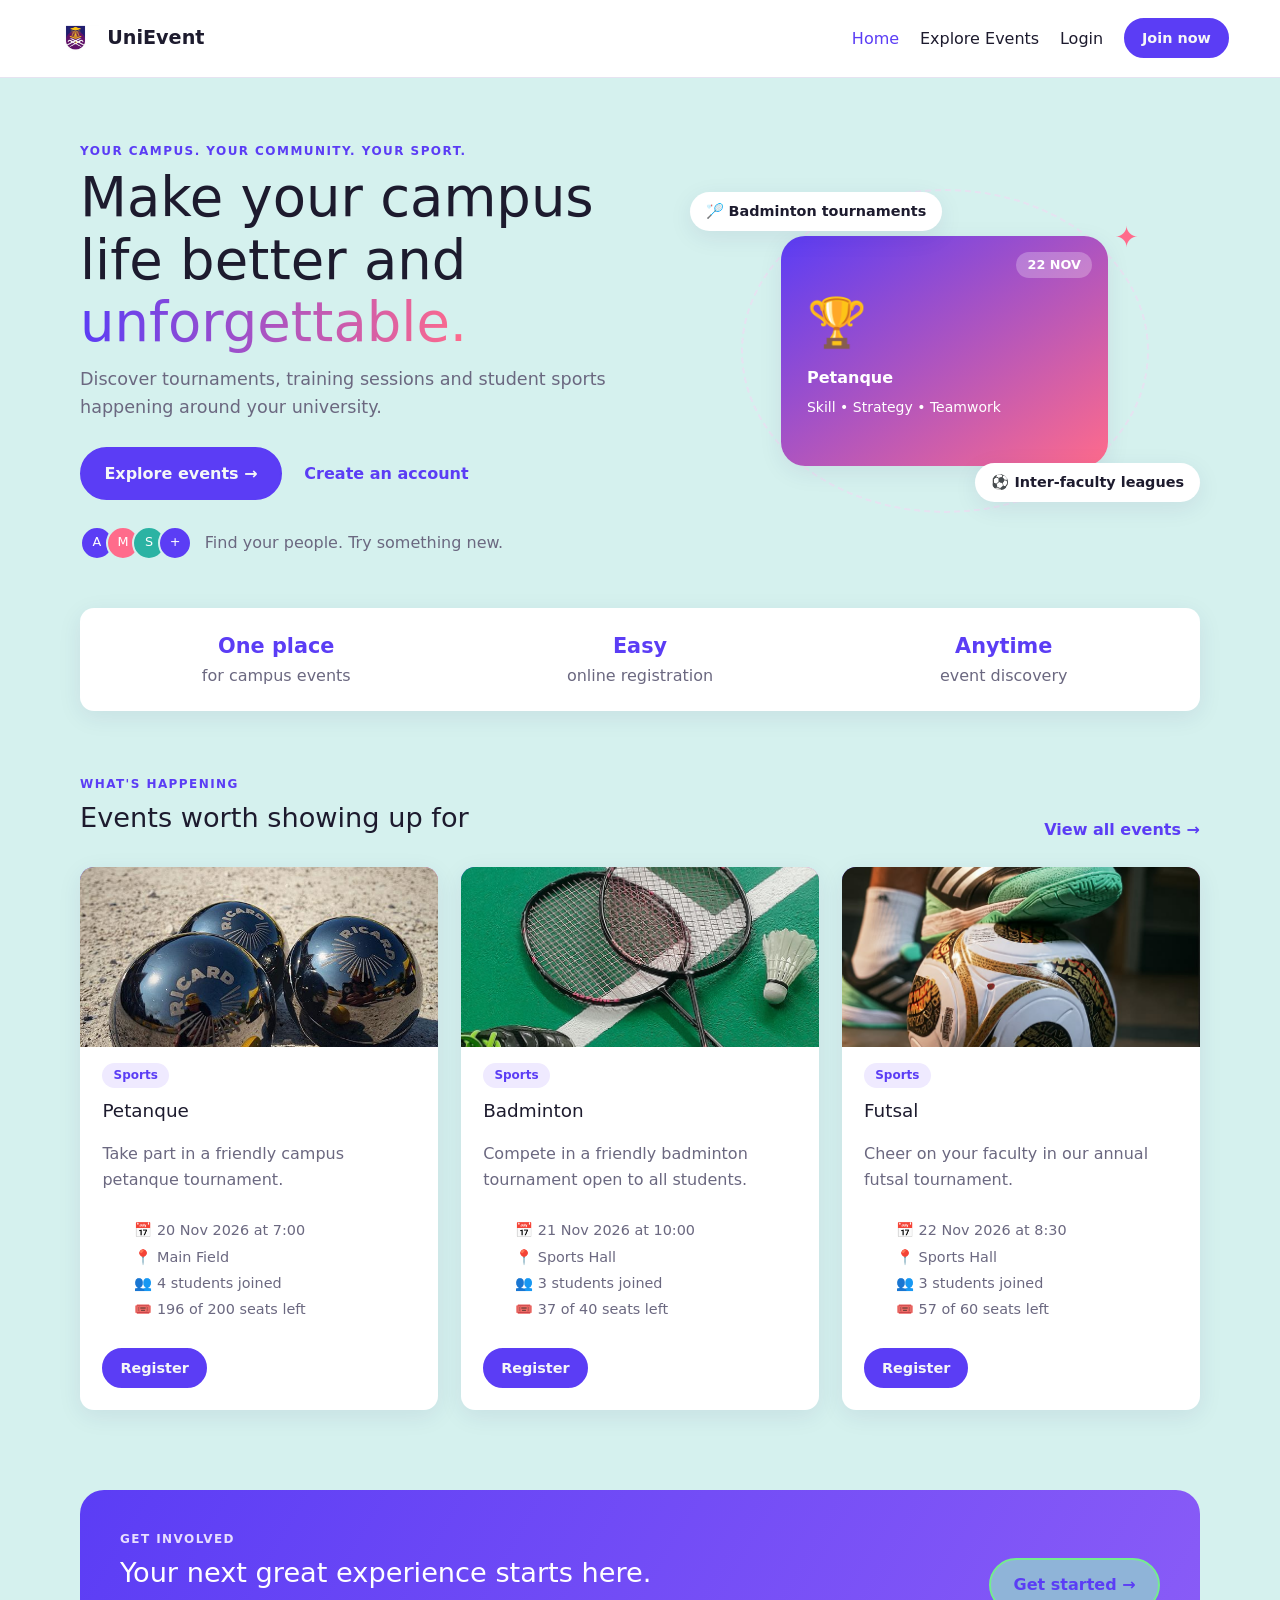
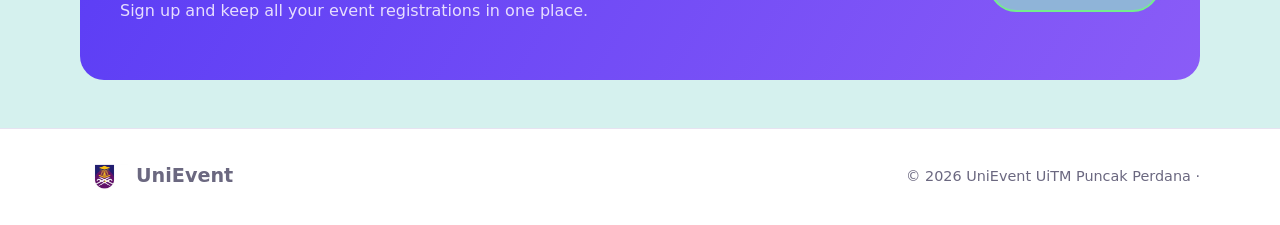
<file: index.html>
<!DOCTYPE html>
<html lang="en">
<head>
  <meta charset="UTF-8"><meta name="viewport" content="width=device-width, initial-scale=1.0">
  <meta name="description" content="Discover, explore and register for university campus sports events with UniEvent.">
  <title>UniEvent | Campus Sports Events</title><link href="https://cdn.jsdelivr.net/npm/bootstrap@5.3.3/dist/css/bootstrap.min.css" rel="stylesheet"><link rel="stylesheet" href="css/style.css">
  <script defer src="js/app.js"></script>
</head>
<body>
<header class="topbar"><a class="brand" href="index.html"><img class="brand-logo" src="images/logo.jpg.png" alt="UniEvent logo"> UniEvent</a>
  <nav><a class="active" href="index.html">Home</a><a href="events.html">Explore Events</a><a href="login.html">Login</a><a class="btn btn-small" href="register.html">Join now</a></nav>
</header>
<main>
  <section class="hero wrap">
    <div class="hero-copy"><span class="eyebrow">YOUR CAMPUS. YOUR COMMUNITY. YOUR SPORT.</span>
      <h1>Make your campus life better and  <span class="gradient-text">unforgettable.</span></h1>
      <p>Discover tournaments, training sessions and student sports happening around your university.</p>
      <div class="hero-actions"><a class="btn" href="events.html">Explore events <span>→</span></a><a class="text-link" href="register.html">Create an account</a></div>
      <div class="hero-proof"><div class="avatar-stack"><i>A</i><i>M</i><i>S</i><i>+</i></div><span>Find your people. Try something new.</span></div>
    </div>
    <div class="hero-art"><div class="art-orbit orbit-one"></div><div class="art-orbit orbit-two"></div><div class="art-card art-card-main"><span class="art-emoji">🏆</span><b>Petanque</b><small>Skill • Strategy • Teamwork</small><span class="art-date">22 NOV</span></div><div class="floating-tag tag-one">🏸 Badminton tournaments</div><div class="floating-tag tag-two">⚽ Inter-faculty leagues</div><div class="art-spark">✦</div></div>
  </section>
  <section class="stats-strip wrap"><div><b>One place</b><span>for campus events</span></div><div><b>Easy</b><span>online registration</span></div><div><b>Anytime</b><span>event discovery</span></div></section>
  <section class="section wrap"><div class="section-heading"><div><span class="eyebrow">WHAT'S HAPPENING</span><h2>Events worth showing up for</h2></div><a class="text-link" href="events.html">View all events →</a></div><div id="featured-events" class="event-grid"></div></section>
  <section class="cta wrap"><div><span class="eyebrow">GET INVOLVED</span><h2>Your next great experience starts here.</h2><p>Sign up and keep all your event registrations in one place.</p></div><a class="btn btn-light" href="register.html">Get started →</a></section>
</main>
<footer class="footer"><div class="wrap footer-inner"><a class="brand" href="index.html"><img class="brand-logo" src="images/logo.jpg.png" alt="UniEvent logo"> UniEvent</a><span>© 2026 UniEvent UiTM Puncak Perdana · </span></div></footer>
</body></html>
</file>
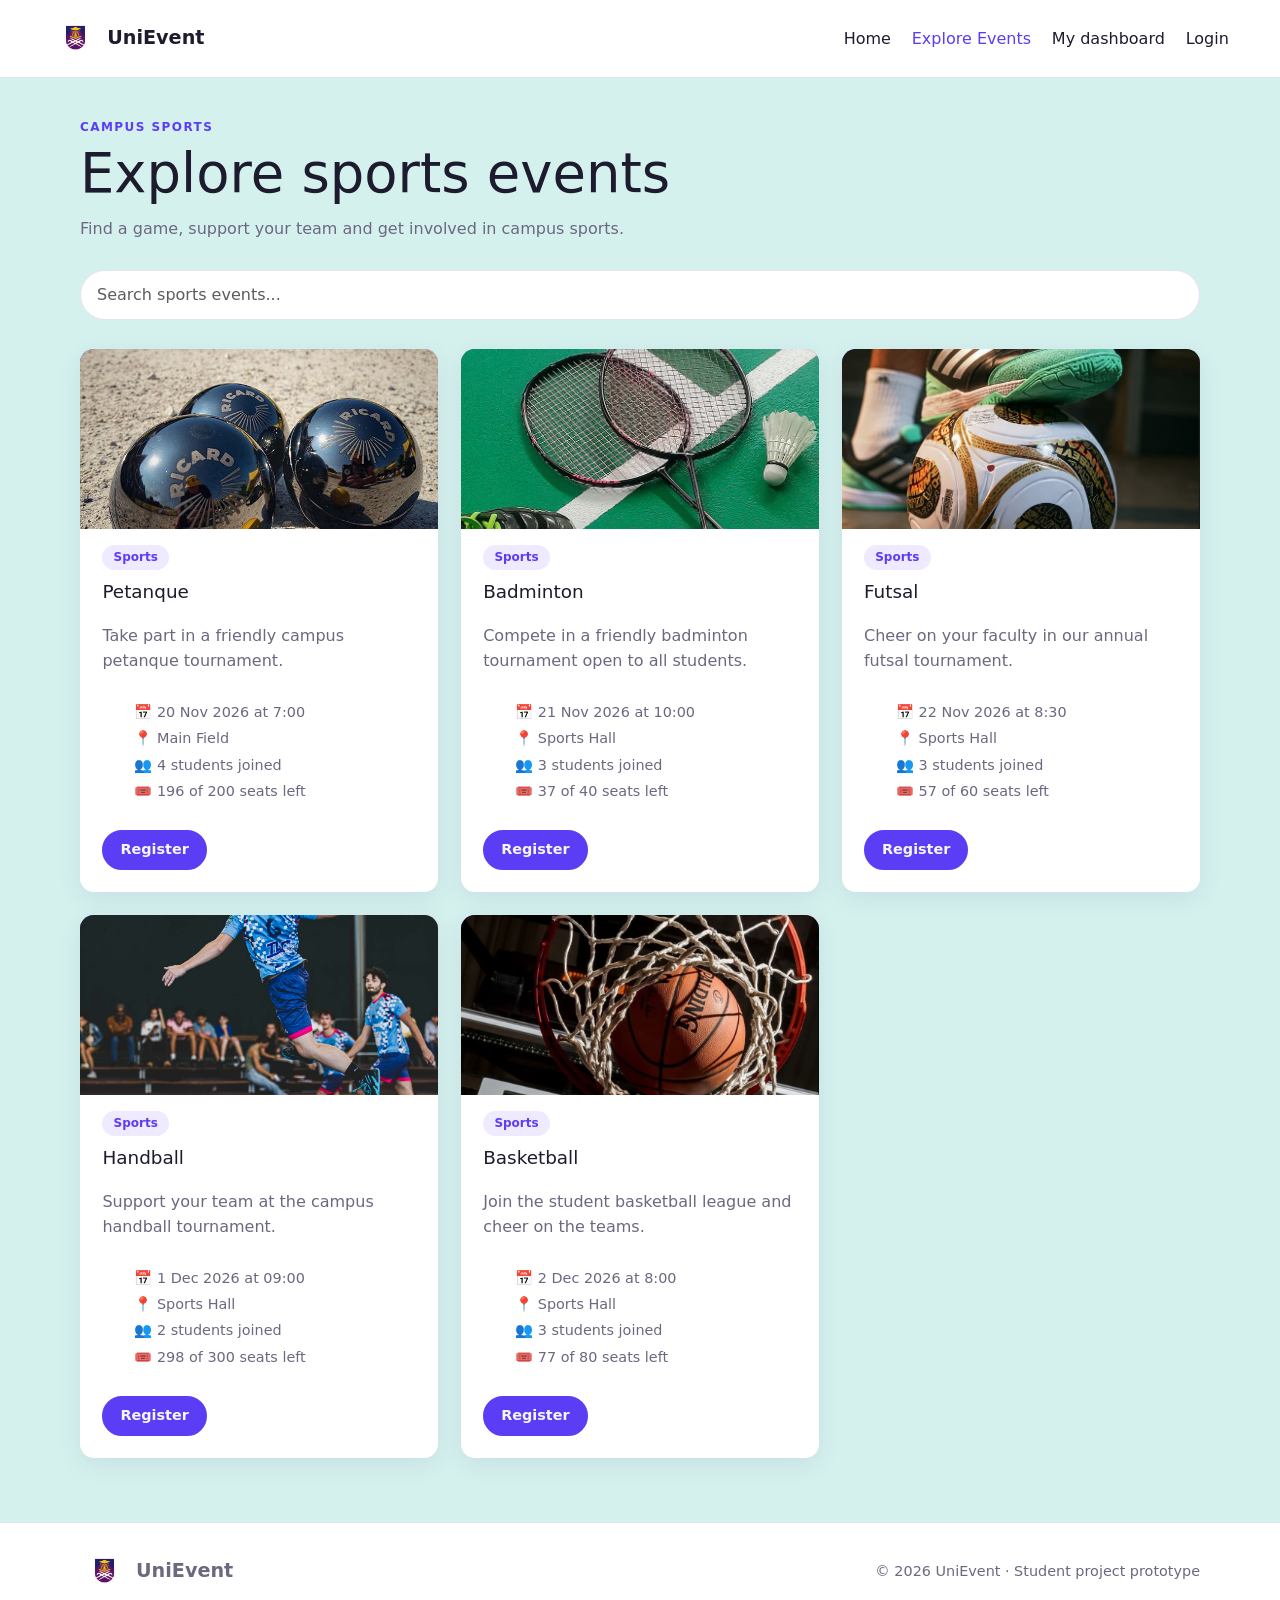
<file: events.html>
<!DOCTYPE html><html lang="en"><head><meta charset="UTF-8"><meta name="viewport" content="width=device-width, initial-scale=1.0"><meta name="description" content="Browse, search and register for campus sports events."><title>Explore Sports Events | UniEvent</title><link href="https://cdn.jsdelivr.net/npm/bootstrap@5.3.3/dist/css/bootstrap.min.css" rel="stylesheet"><link rel="stylesheet" href="css/style.css"><script defer src="js/app.js"></script></head>
<body><header class="topbar"><a class="brand" href="index.html"><img class="brand-logo" src="images/logo.jpg.png" alt="UniEvent logo"> UniEvent</a><nav><a href="index.html">Home</a><a class="active" href="events.html">Explore Events</a><a href="student-dashboard.html">My dashboard</a><a href="login.html">Login</a></nav></header>
<main class="wrap page-main"><div class="page-intro"><span class="eyebrow">CAMPUS SPORTS</span><h1>Explore sports events</h1><p>Find a game, support your team and get involved in campus sports.</p></div>
<div class="filter-bar"><input class="form-control" id="event-search" type="search" placeholder="Search sports events..."></div>
<div id="all-events" class="event-grid"></div></main><footer class="footer"><div class="wrap footer-inner"><a class="brand" href="index.html"><img class="brand-logo" src="images/logo.jpg.png" alt="UniEvent logo"> UniEvent</a><span>© 2026 UniEvent · Student project prototype</span></div></footer></body></html>
</file>
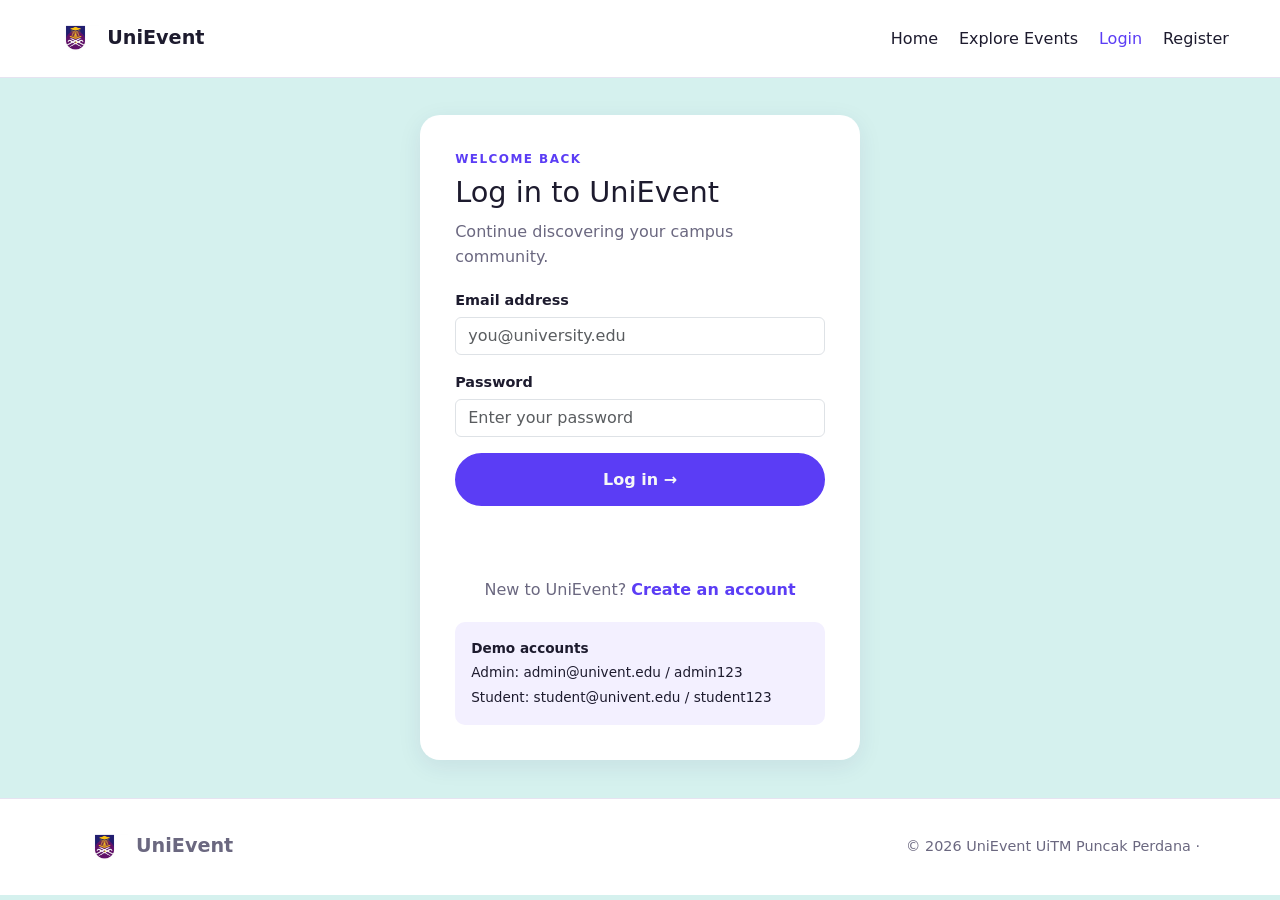
<file: login.html>
<!DOCTYPE html><html lang="en"><head><meta charset="UTF-8"><meta name="viewport" content="width=device-width, initial-scale=1.0"><meta name="description" content="Log in to register for events and manage your UniEvent account."><title>Login | UniEvent</title><link href="https://cdn.jsdelivr.net/npm/bootstrap@5.3.3/dist/css/bootstrap.min.css" rel="stylesheet"><link rel="stylesheet" href="css/style.css"><script defer src="js/app.js"></script></head><body class="auth-body"><header class="topbar"><a class="brand" href="index.html"><img class="brand-logo" src="images/logo.jpg.png" alt="UniEvent logo"> UniEvent</a><nav><a href="index.html">Home</a><a href="events.html">Explore Events</a><a class="active" href="login.html">Login</a><a href="register.html">Register</a></nav></header><main class="auth-wrap"><section class="auth-card"><span class="eyebrow">WELCOME BACK</span><h1>Log in to UniEvent</h1><p class="muted">Continue discovering your campus community.</p><form id="login-form"><label>Email address<input class="form-control" name="email" type="email" required placeholder="you@university.edu"></label><label>Password<input class="form-control" name="password" type="password" required placeholder="Enter your password"></label><button class="btn full" type="submit">Log in →</button><p id="form-message" class="form-message"></p></form><p class="auth-foot">New to UniEvent? <a href="register.html">Create an account</a></p><div class="demo-box"><b>Demo accounts</b><span>Admin: admin@univent.edu / admin123</span><span>Student: student@univent.edu / student123</span></div></section></main><footer class="footer"><div class="wrap footer-inner"><a class="brand" href="index.html"><img class="brand-logo" src="images/logo.jpg.png" alt="UniEvent logo"> UniEvent</a><span>© 2026 UniEvent UiTM Puncak Perdana ·</span></div></footer></body></html>
</file>
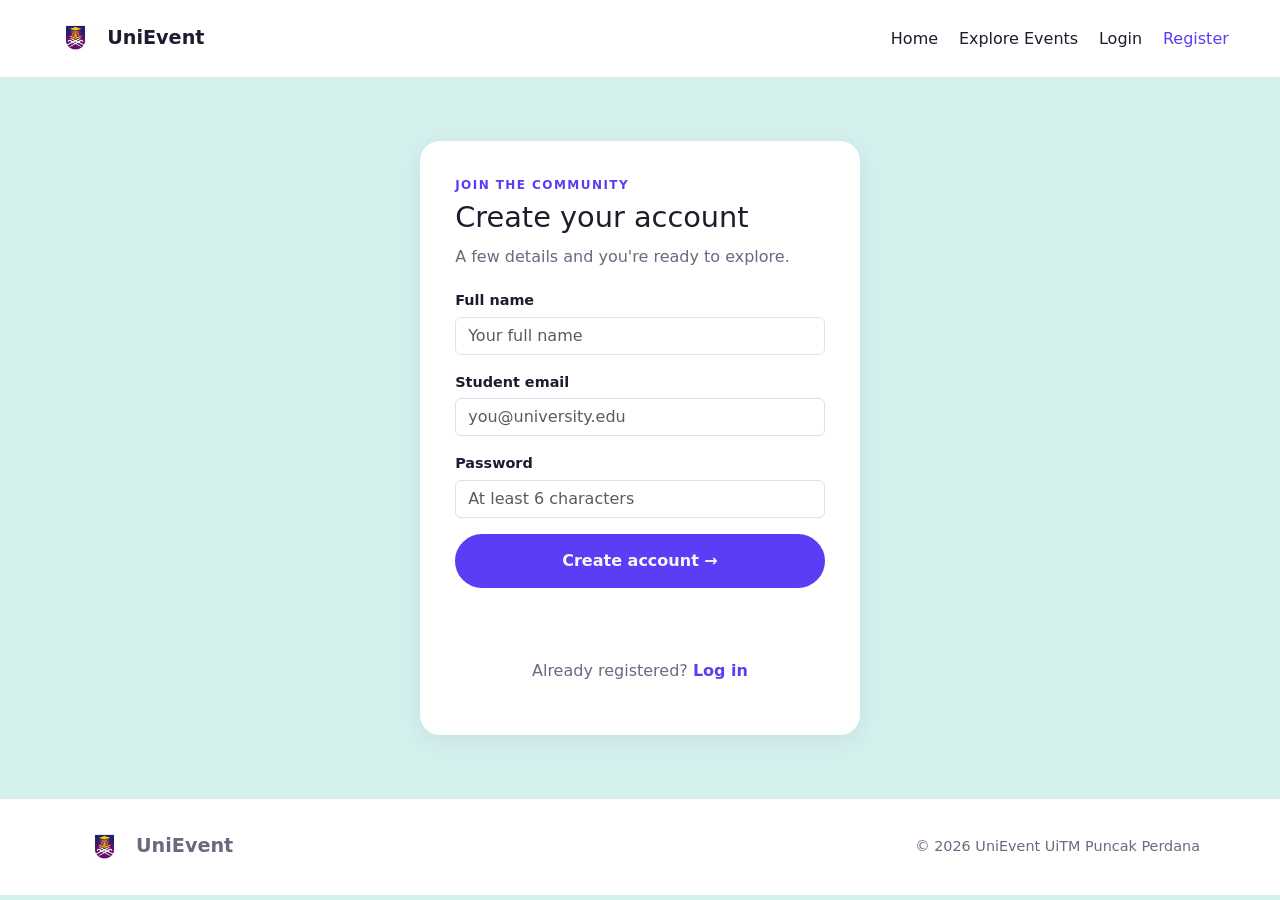
<file: register.html>
<!DOCTYPE html><html lang="en"><head><meta charset="UTF-8"><meta name="viewport" content="width=device-width, initial-scale=1.0"><meta name="description" content="Create a UniEvent account to join university campus events."><title>Register | UniEvent</title><link href="https://cdn.jsdelivr.net/npm/bootstrap@5.3.3/dist/css/bootstrap.min.css" rel="stylesheet"><link rel="stylesheet" href="css/style.css"><script defer src="js/app.js"></script></head><body class="auth-body"><header class="topbar"><a class="brand" href="index.html"><img class="brand-logo" src="images/logo.jpg.png" alt="UniEvent logo"> UniEvent</a><nav><a href="index.html">Home</a><a href="events.html">Explore Events</a><a href="login.html">Login</a><a class="active" href="register.html">Register</a></nav></header><main class="auth-wrap"><section class="auth-card"><span class="eyebrow">JOIN THE COMMUNITY</span><h1>Create your account</h1><p class="muted">A few details and you're ready to explore.</p><form id="register-form"><label>Full name<input class="form-control" name="name" required placeholder="Your full name"></label><label>Student email<input class="form-control" name="email" type="email" required placeholder="you@university.edu"></label><label>Password<input class="form-control" name="password" type="password" minlength="6" required placeholder="At least 6 characters"></label><button class="btn full" type="submit">Create account →</button><p id="form-message" class="form-message"></p></form><p class="auth-foot">Already registered? <a href="login.html">Log in</a></p></section></main><footer class="footer"><div class="wrap footer-inner"><a class="brand" href="index.html"><img class="brand-logo" src="images/logo.jpg.png" alt="UniEvent logo"> UniEvent</a><span>© 2026 UniEvent UiTM Puncak Perdana</span></div></footer></body></html>
</file>
<file: css/style.css>
/* 1. VARIABLES */
:root {
  --bg: #d5f1ee; --surface: #ffffff; --ink: #1d1b2e; --muted: #6b6880;
  --brand: #5b3df5; --brand-dark: #4529d4; --accent: #ff6b8b;
  --line: #e6e3f1; --ok: #1a8f5a; --bad: #d1344f;
  --radius: 14px; --shadow: 0 6px 24px rgba(40, 30, 100, .08);
}

/* 2. BASE */
* { box-sizing: border-box; margin: 0; padding: 0; }
body { font-family: "Segoe UI", system-ui, Arial, sans-serif; background: var(--bg); color: var(--ink); line-height: 1.6; }
a { color: inherit; text-decoration: none; }
ul { list-style: none; }
h1 { font-size: clamp(2rem, 5vw, 3.4rem); line-height: 1.15; margin-bottom: .6rem; }
h2 { font-size: 1.7rem; line-height: 1.25; }
h3 { font-size: 1.15rem; }
.wrap { width: min(1120px, 92%); margin: 0 auto; }
.page-main { padding: 2.5rem 0 4rem; min-height: 70vh; }
.muted { color: var(--muted); }
.eyebrow { display: block; font-size: .75rem; font-weight: 700; letter-spacing: .12em; color: var(--brand); margin-bottom: .4rem; }
.empty { grid-column: 1 / -1; padding: 2rem; text-align: center; color: var(--muted); background: var(--surface); border: 1px dashed var(--line); border-radius: var(--radius); }
:focus-visible { outline: 3px solid var(--accent); outline-offset: 2px; }

/* 3. HEADER / FOOTER */
.topbar { display: flex; justify-content: space-between; align-items: center; padding: .9rem 4%; background: var(--surface); border-bottom: 1px solid var(--line); position: sticky; top: 0; z-index: 10; }
.brand { display: flex; align-items: center; gap: .5rem; font-weight: 800; font-size: 1.2rem; }
.brand-logo { display: block; width: 48px; height: 48px; object-fit: contain; }
.brand-mark { display: grid; place-items: center; width: 34px; height: 34px; background: linear-gradient(135deg, var(--brand), var(--accent)); color: #fff; border-radius: 10px; }
.topbar nav { display: flex; align-items: center; gap: 1.3rem; font-weight: 500; }
.topbar nav a:hover, .topbar nav a.active { color: var(--brand); }
.nav-button { background: none; border: 1px solid var(--line); padding: .4rem .9rem; border-radius: 999px; cursor: pointer; font: inherit; }
.nav-button:hover { border-color: var(--brand); color: var(--brand); }
.footer { background: var(--surface); border-top: 1px solid var(--line); padding: 1.5rem 0; color: var(--muted); font-size: .9rem; }
.footer-inner { display: flex; justify-content: space-between; align-items: center; flex-wrap: wrap; gap: .5rem; }

/* 4. BUTTONS */
.btn { display: inline-block; background: var(--brand); color: #f5f7f7; border: 2px solid var(--brand); padding: .75rem 1.4rem; border-radius: 999px; font: inherit; font-weight: 600; cursor: pointer; transition: background .2s, transform .1s; }
.btn:hover { background: var(--brand-dark); }
.btn:active { transform: scale(.98); }
.btn-small { padding: .4rem 1rem; font-size: .9rem; }
.btn-outline { background: transparent; color: var(--brand); }
.btn-outline:hover { background: var(--brand); color: #9470d3; }
.btn-light { background: #8fb4d8; color: var(--brand); border-color: #74ed8e; }
.btn-light:hover { background: #70e498; }
.btn-danger { background: var(--bad); border-color: var(--bad); }
.btn-danger:hover { background: #a82640; }
.btn:disabled { opacity: .55; cursor: not-allowed; }
.btn.full { width: 100%; }
.text-link { color: var(--brand); font-weight: 600; }
.text-link:hover { text-decoration: underline; }

/* 5. HOME PAGE */
.hero { display: grid; grid-template-columns: 1.1fr 1fr; gap: 3rem; align-items: center; padding: 4rem 0 3rem; }
.gradient-text { background: linear-gradient(90deg, var(--brand), var(--accent)); -webkit-background-clip: text; background-clip: text; color: transparent; }
.hero-copy p { color: var(--muted); font-size: 1.1rem; max-width: 52ch; }
.hero-actions { display: flex; align-items: center; gap: 1.4rem; margin: 1.6rem 0; }
.hero-proof { display: flex; align-items: center; gap: .8rem; color: var(--muted); }
.avatar-stack { display: flex; }
.avatar-stack i { width: 34px; height: 34px; margin-left: -8px; border: 2px solid var(--bg); border-radius: 50%; display: grid; place-items: center; font-style: normal; font-size: .8rem; color: #fff; background: var(--brand); }
.avatar-stack i:nth-child(2) { background: var(--accent); }
.avatar-stack i:nth-child(3) { background: #2bb3a3; }
.avatar-stack i:first-child { margin-left: 0; }
.hero-art { position: relative; min-height: 360px; }
.art-orbit { position: absolute; border: 2px dashed var(--line); border-radius: 50%; }
.orbit-one { inset: 5% 10%; }
.orbit-two { inset: 20% 25%; }
.art-card { position: absolute; inset: 18% 18%; background: linear-gradient(145deg, var(--brand), var(--accent)); color: #fff; border-radius: 24px; padding: 1.6rem; display: flex; flex-direction: column; justify-content: center; gap: .3rem; box-shadow: var(--shadow); }
.art-emoji { font-size: 3rem; }
.art-date { position: absolute; top: 1rem; right: 1rem; background: rgba(255,255,255,.25); padding: .2rem .7rem; border-radius: 999px; font-size: .8rem; font-weight: 700; }
.floating-tag { position: absolute; background: var(--surface); padding: .5rem 1rem; border-radius: 999px; box-shadow: var(--shadow); font-size: .9rem; font-weight: 600; }
.tag-one { top: 6%; left: 0; }
.tag-two { bottom: 8%; right: 0; }
.art-spark { position: absolute; top: 12%; right: 12%; color: var(--accent); font-size: 1.8rem; }
.stats-strip { display: grid; grid-template-columns: repeat(3, 1fr); gap: 1rem; padding: 1.4rem; background: var(--surface); border-radius: var(--radius); box-shadow: var(--shadow); text-align: center; }
.stats-strip b { display: block; font-size: 1.3rem; color: var(--brand); }
.stats-strip span { color: var(--muted); }
.section { padding: 4rem 0 2rem; }
.section-heading { display: flex; justify-content: space-between; align-items: end; margin-bottom: 1.5rem; gap: 1rem; }
.cta { display: flex; justify-content: space-between; align-items: center; gap: 1.5rem; margin: 3rem auto; padding: 2.5rem; border-radius: 24px; background: linear-gradient(120deg, var(--brand), #8a5cf7); color: #fff; }
.cta .eyebrow, .cta p { color: #e7defe; }

/* 6. EVENTS */
.page-intro { margin-bottom: 1.8rem; }
.page-intro p { color: var(--muted); }
.filter-bar { display: flex; gap: .8rem; margin-bottom: 1.8rem; flex-wrap: wrap; }
.filter-bar input, .filter-bar select { padding: .7rem 1rem; border: 1px solid var(--line); border-radius: 999px; font: inherit; background: var(--surface); }
.filter-bar input { flex: 1; min-width: 220px; }
.event-grid { display: grid; grid-template-columns: repeat(auto-fill, minmax(280px, 1fr)); gap: 1.4rem; }
.event-card { background: var(--surface); border-radius: var(--radius); padding: 1.4rem; box-shadow: var(--shadow); display: flex; flex-direction: column; gap: .7rem; transition: transform .2s; }
.event-card:hover { transform: translateY(-4px); }
.event-image-wrap { height: 180px; margin: -1.4rem -1.4rem .3rem; position: relative; overflow: hidden; border-radius: var(--radius) var(--radius) 0 0; background: linear-gradient(135deg, #5b3df5, #ff6b8b); }
.event-image { position: absolute; inset: 0; width: 100%; height: 100%; object-fit: cover; }
.event-image-placeholder { height: 100%; display: grid; place-items: center; font-size: 2.5rem; }
.event-card .btn { margin-top: auto; align-self: flex-start; }
.tag { align-self: flex-start; background: #efeaff; color: var(--brand); font-size: .75rem; font-weight: 700; padding: .2rem .7rem; border-radius: 999px; }
.event-meta { font-size: .9rem; color: var(--muted); display: grid; gap: .2rem; }
.chart-panel { margin-bottom: 1.4rem; }
.chart-grid { display: grid; grid-template-columns: repeat(2, minmax(0, 1fr)); gap: 1.4rem; }
.chart-grid .chart-panel { margin-bottom: 1.4rem; min-width: 0; }
.chart-container { position: relative; height: 320px; margin-top: 1rem; }

/* 7. FORMS / AUTH */
.auth-wrap { min-height: 80vh; display: grid; place-items: center; padding: 2rem 0; }
.auth-card { width: min(440px, 92%); background: var(--surface); padding: 2.2rem; border-radius: 20px; box-shadow: var(--shadow); }
.auth-card h1 { font-size: 1.8rem; }
form { display: grid; gap: 1rem; margin-top: 1.2rem; }
label { display: grid; gap: .3rem; font-weight: 600; font-size: .9rem; }
input, select, textarea { padding: .7rem .9rem; border: 1px solid var(--line); border-radius: 10px; font: inherit; width: 100%; background: #fff; }
input:focus, select:focus, textarea:focus { border-color: var(--brand); outline: none; box-shadow: 0 0 0 3px #e4dcff; }
.form-message { min-height: 1.2rem; font-size: .9rem; }
.form-message.error { color: var(--bad); }
.form-message.success { color: var(--ok); }
.auth-foot { margin-top: 1.2rem; text-align: center; color: var(--muted); }
.auth-foot a { color: var(--brand); font-weight: 600; }
.demo-box { margin-top: 1.2rem; padding: 1rem; background: #f3f0ff; border-radius: 10px; display: grid; gap: .2rem; font-size: .85rem; }

/* 8. DASHBOARDS */
.dashboard-heading { display: flex; justify-content: space-between; align-items: end; margin-bottom: 1.6rem; gap: 1rem; }
.metric-grid { display: grid; grid-template-columns: repeat(2, 1fr); gap: 1.2rem; margin-bottom: 2.5rem; }
.metric-grid.three { grid-template-columns: repeat(3, 1fr); margin-bottom: 1.6rem; }
.metric { background: var(--surface); padding: 1.4rem; border-radius: var(--radius); box-shadow: var(--shadow); display: grid; }
.metric span { color: var(--muted); font-size: .9rem; }
.metric b { font-size: 2.2rem; color: var(--brand); line-height: 1.2; }
.metric small { color: var(--muted); }
.admin-layout { display: grid; grid-template-columns: 1fr 1fr; gap: 1.4rem; align-items: start; }
.panel { background: var(--surface); padding: 1.6rem; border-radius: var(--radius); box-shadow: var(--shadow); }
.form-row { display: grid; grid-template-columns: 1fr 1fr; gap: 1rem; }
.admin-event-list { display: grid; grid-template-columns: repeat(auto-fit, minmax(240px, 1fr)); gap: .8rem; margin-top: 1rem; }
.admin-event { display: flex; justify-content: space-between; align-items: center; gap: 1rem; padding: .9rem; border: 1px solid var(--line); border-radius: 10px; }
.admin-event small { display: block; }
.admin-actions { display: flex; gap: .5rem; }
.participants-panel { margin-top: 1.4rem; }
.participant-overview-grid { display: grid; grid-template-columns: repeat(auto-fit, minmax(240px, 1fr)); gap: 1rem; margin-top: 1rem; }
.participant-group { min-width: 0; padding: 1rem; border: 1px solid var(--line); border-radius: 10px; }
.participant-group ul { margin-top: .5rem; display: grid; gap: .2rem; }

/* 9. RESPONSIVE */
@media (max-width: 860px) {
  .hero, .admin-layout, .chart-grid { grid-template-columns: 1fr; }
  .hero-art { min-height: 300px; }
  .metric-grid.three { grid-template-columns: 1fr; }
  .cta { flex-direction: column; align-items: flex-start; }
}
@media (max-width: 560px) {
  .topbar { flex-direction: column; gap: .6rem; }
  .topbar nav { flex-wrap: wrap; justify-content: center; gap: .8rem; }
  .stats-strip, .form-row { grid-template-columns: 1fr; }
}
@media (prefers-reduced-motion: reduce) { * { transition: none !important; } }
</file>
